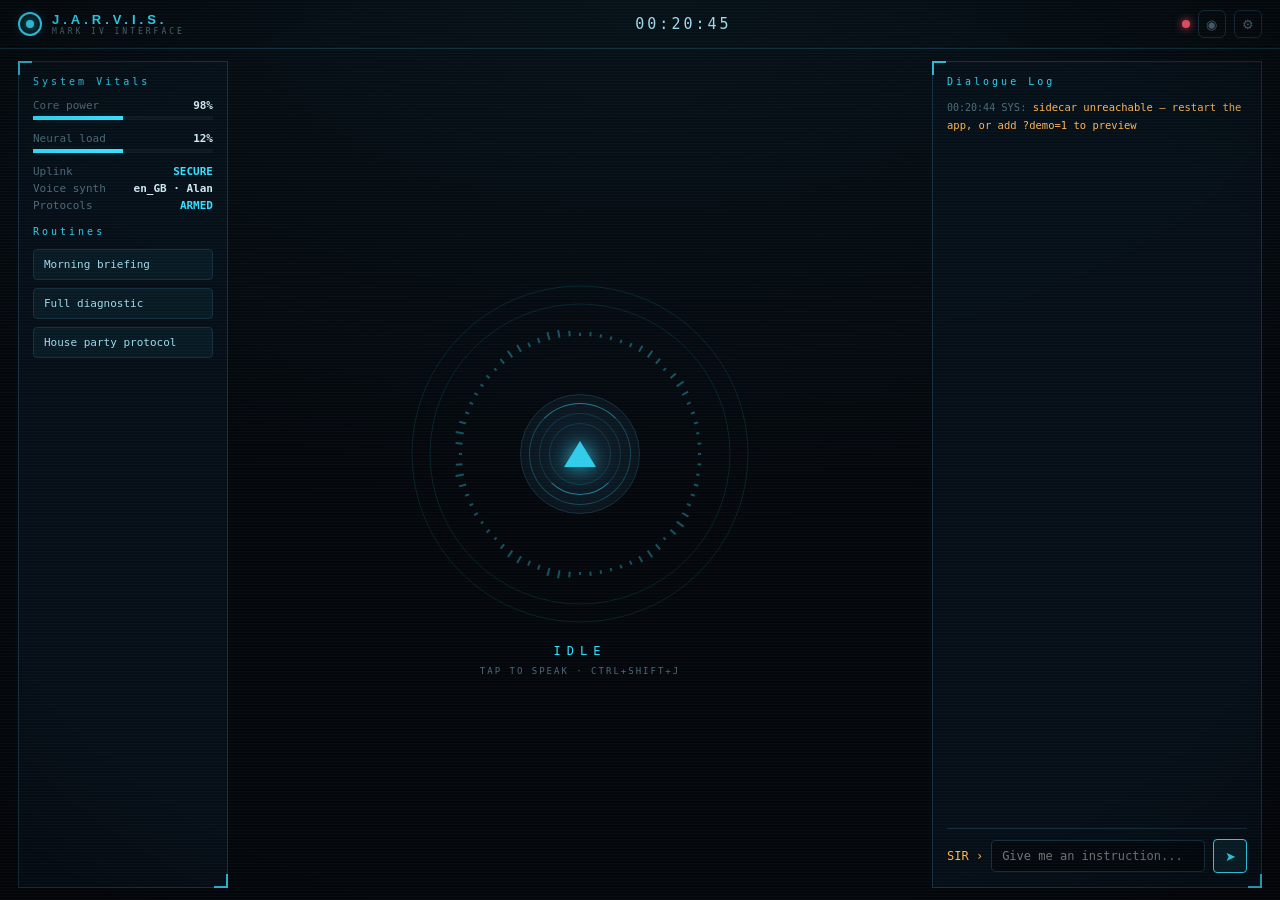
<file: shell/ui/index.html>
<!DOCTYPE html>
<html lang="en">
<head>
<meta charset="UTF-8">
<meta name="viewport" content="width=device-width, initial-scale=1.0">
<title>J.A.R.V.I.S.</title>
<link rel="stylesheet" href="styles.css">
</head>
<body>
<!-- Boot sequence -->
<div id="boot">
  <div class="boot-inner">
    <div class="boot-logo">J.A.R.V.I.S.</div>
    <div class="boot-sub">JUST A RATHER VERY INTELLIGENT SYSTEM</div>
    <div id="boot-lines"></div>
    <div class="boot-bar"><div id="boot-fill"></div></div>
  </div>
</div>

<div id="app">
  <header>
    <div class="brand">
      <span class="brand-mark"></span>
      <div>
        <div class="brand-name">J.A.R.V.I.S.</div>
        <div class="brand-sub">MARK IV INTERFACE</div>
      </div>
    </div>
    <div class="header-center">
      <span id="clock">--:--:--</span>
    </div>
    <div class="header-actions">
      <span id="sidecar-status" class="status-dot offline" title="Sidecar status"></span>
      <button id="btn-camkill" class="icon-btn" title="Camera kill-switch">◉</button>
      <button id="btn-settings" class="icon-btn" title="Settings">⚙</button>
    </div>
  </header>

  <div id="settings" class="drawer hidden">
    <div class="drawer-title">SETTINGS</div>
    <label class="setting-row">
      <span>Autonomy</span>
      <div class="segmented" id="autonomy-seg">
        <button data-level="manual">Manual</button>
        <button data-level="assisted" class="active">Assisted</button>
        <button data-level="autonomous">Autonomous</button>
      </div>
    </label>
    <div class="setting-note">Assisted: I shall ask before anything irreversible, sir.</div>
    <div class="drawer-title" style="margin-top:14px">MODELS</div>
    <div id="models-list"><div class="setting-note">Loading…</div></div>
    <button class="chip" id="btn-models-download" style="margin-top:8px">Download missing models</button>
    <div class="setting-note" id="models-note">Voice &amp; speech-recognition models. Verified by SHA-256.</div>
  </div>

  <main>
    <!-- Left: vitals -->
    <aside class="panel" id="vitals">
      <div class="panel-title">System Vitals</div>
      <div class="vital"><span>Core power</span><b id="v-power">98%</b></div>
      <div class="meter"><div id="v-power-bar"></div></div>
      <div class="vital"><span>Neural load</span><b id="v-load">12%</b></div>
      <div class="meter"><div id="v-load-bar"></div></div>
      <div class="vital"><span>Uplink</span><b class="good">SECURE</b></div>
      <div class="vital"><span>Voice synth</span><b>en_GB · Alan</b></div>
      <div class="vital"><span>Protocols</span><b class="good">ARMED</b></div>
      <div class="panel-title" style="margin-top:14px">Routines</div>
      <button class="chip" data-routine="briefing">Morning briefing</button>
      <button class="chip" data-routine="diagnostic">Full diagnostic</button>
      <button class="chip" data-routine="lockdown">House party protocol</button>
    </aside>

    <!-- Center: reactor stage -->
    <section id="stage">
      <div id="stage-wrap">
        <canvas id="wave" width="360" height="360"></canvas>
        <button id="core" class="idle" aria-label="Push to talk">
          <span class="core-ring r1"></span>
          <span class="core-ring r2"></span>
          <span class="core-ring r3"></span>
          <span class="core-triangle"></span>
        </button>
      </div>
      <div id="core-state-label">idle</div>
      <div class="core-hint">TAP TO SPEAK · CTRL+SHIFT+J</div>
    </section>

    <!-- Right: dialogue log -->
    <aside class="panel" id="comms">
      <div class="panel-title">Dialogue Log</div>
      <div id="messages"></div>
      <footer>
        <span class="prompt">SIR&nbsp;›</span>
        <input id="input" type="text" placeholder="Give me an instruction..." autocomplete="off">
        <button id="btn-send" class="send-btn" title="Send">➤</button>
      </footer>
    </aside>
  </main>

  <div id="scanlines"></div>
  <div id="vignette"></div>
</div>
<script src="app.js"></script>
</body>
</html>
</file>
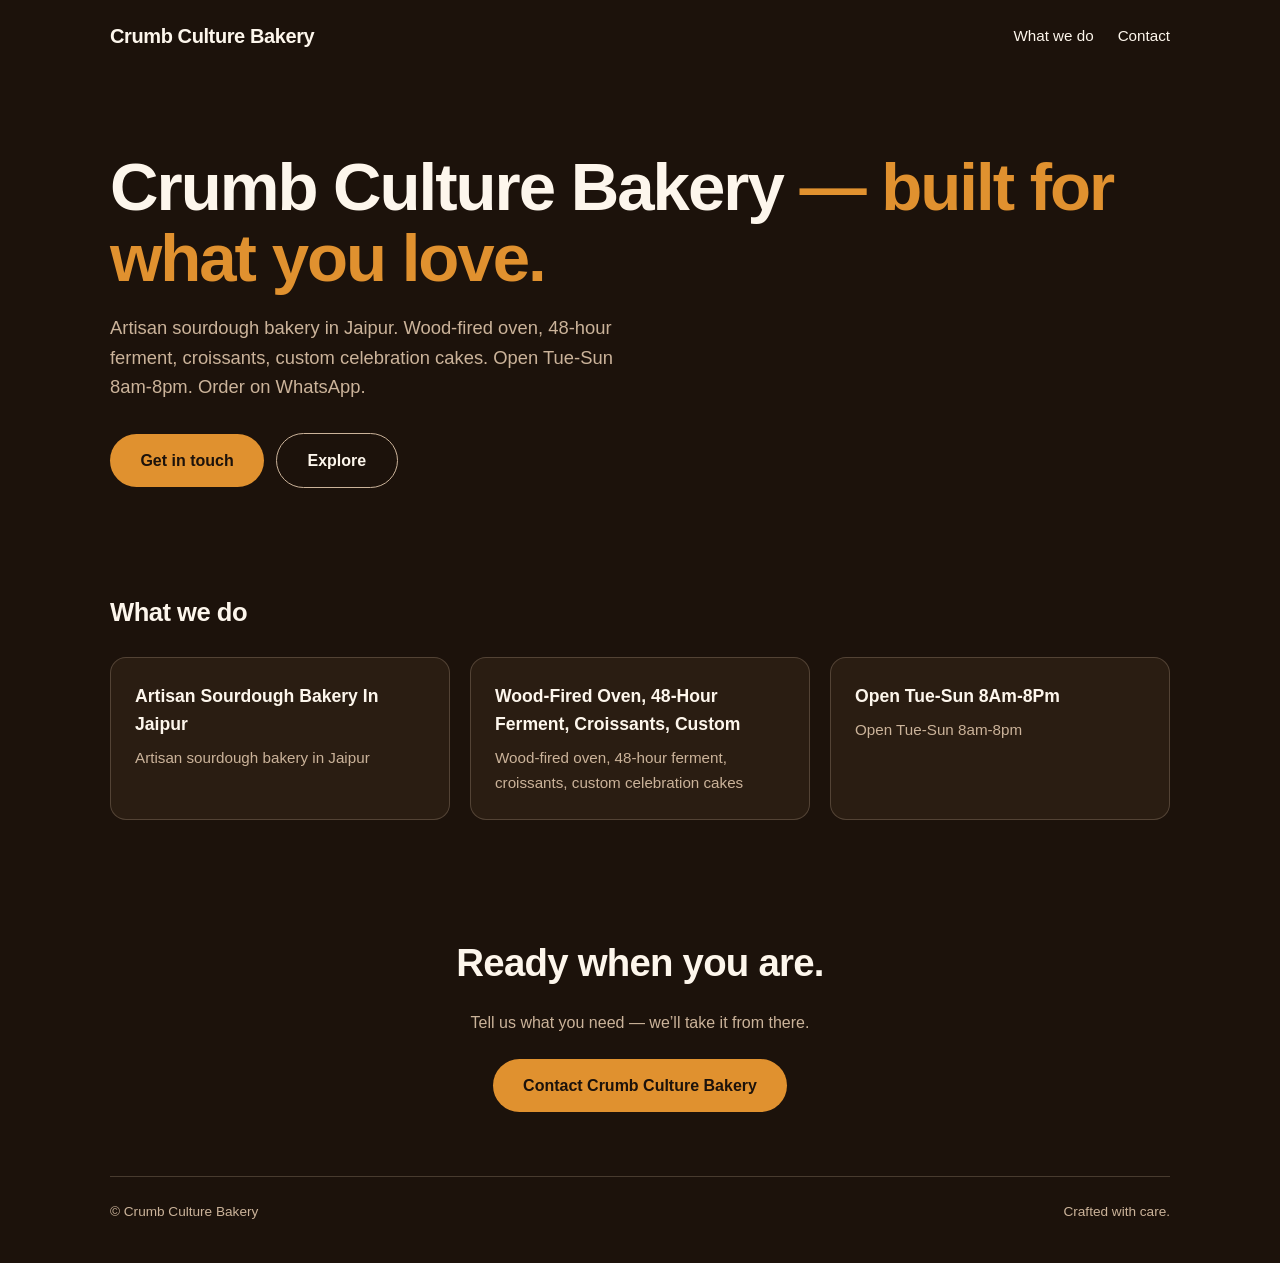
<file: output/sites/crumb-culture-bakery/index.html>
<!DOCTYPE html>
<html lang="en">
<head>
<meta charset="utf-8">
<meta name="viewport" content="width=device-width, initial-scale=1">
<title>Crumb Culture Bakery</title>
<style>
:root { --bg: #1c120b; --fg: #fdf6ec; --accent: #e0912f;
        --card: #2a1d12; --muted: #cbb39a; }
* { margin: 0; box-sizing: border-box; }
body { background: var(--bg); color: var(--fg);
        font-family: -apple-system, BlinkMacSystemFont, "Segoe UI", Roboto, Helvetica, Arial, sans-serif;
        line-height: 1.6; }
.wrap { max-width: 1100px; margin: 0 auto; padding: 0 1.25rem; }
nav { display: flex; justify-content: space-between; align-items: center; padding: 1.25rem 0; }
nav .brand { font-weight: 800; font-size: 1.25rem; letter-spacing: -0.02em; }
nav a { color: var(--fg); text-decoration: none; margin-left: 1.5rem; font-size: 0.95rem; }
.hero { padding: 5rem 0 3.5rem; }
.hero h1 { font-size: clamp(2.2rem, 6vw, 4.2rem); line-height: 1.05; letter-spacing: -0.03em; }
.hero h1 span { color: var(--accent); }
.hero p { color: var(--muted); font-size: 1.15rem; max-width: 34rem; margin: 1.25rem 0 2rem; }
.btn { display: inline-block; background: var(--accent); color: var(--bg);
       font-weight: 700; padding: 0.85rem 1.9rem; border-radius: 999px;
       text-decoration: none; transition: transform 0.15s ease; }
.btn:hover { transform: translateY(-2px); }
.btn.ghost { background: transparent; color: var(--fg); border: 1px solid var(--muted); margin-left: 0.75rem; }
.offerings { padding: 3rem 0; }
.offerings h2 { font-size: 1.6rem; letter-spacing: -0.02em; margin-bottom: 1.5rem; }
.grid { display: grid; grid-template-columns: repeat(auto-fit, minmax(250px, 1fr)); gap: 1.25rem; }
.card { background: var(--card); border: 1px solid color-mix(in srgb, var(--muted) 25%, transparent);
        border-radius: 1rem; padding: 1.5rem; }
.card h3 { font-size: 1.1rem; margin-bottom: 0.5rem; }
.card p { color: var(--muted); font-size: 0.95rem; }
.cta { text-align: center; padding: 4rem 0; }
.cta h2 { font-size: clamp(1.6rem, 4vw, 2.4rem); letter-spacing: -0.02em; margin-bottom: 1rem; }
footer { border-top: 1px solid color-mix(in srgb, var(--muted) 25%, transparent);
          padding: 1.5rem 0 2.5rem; color: var(--muted); font-size: 0.85rem;
          display: flex; justify-content: space-between; flex-wrap: wrap; gap: 0.5rem; }
@media (max-width: 640px) { nav a { display: none; } .hero { padding: 3rem 0 2rem; } }
</style>
</head>
<body>
<div class="wrap">
  <nav><div class="brand">Crumb Culture Bakery</div>
    <div><a href="#offerings">What we do</a><a href="#contact">Contact</a></div></nav>
  <header class="hero">
    <h1>Crumb Culture Bakery <span>&mdash; built for what you love.</span></h1>
    <p>Artisan sourdough bakery in Jaipur. Wood-fired oven, 48-hour ferment, croissants, custom celebration cakes. Open Tue-Sun 8am-8pm. Order on WhatsApp.</p>
    <a class="btn" href="#contact">Get in touch</a><a class="btn ghost" href="#offerings">Explore</a>
  </header>
  <section class="offerings" id="offerings">
    <h2>What we do</h2>
    <div class="grid"><article class="card"><h3>Artisan Sourdough Bakery In Jaipur</h3><p>Artisan sourdough bakery in Jaipur</p></article>
<article class="card"><h3>Wood-Fired Oven, 48-Hour Ferment, Croissants, Custom</h3><p>Wood-fired oven, 48-hour ferment, croissants, custom celebration cakes</p></article>
<article class="card"><h3>Open Tue-Sun 8Am-8Pm</h3><p>Open Tue-Sun 8am-8pm</p></article></div>
  </section>
  <section class="cta" id="contact">
    <h2>Ready when you are.</h2>
    <p style="color:var(--muted);margin-bottom:1.5rem">Tell us what you need &mdash; we&rsquo;ll take it from there.</p>
    <a class="btn" href="mailto:hello@example.com?subject=Enquiry%20for%20Crumb%20Culture%20Bakery">Contact Crumb Culture Bakery</a>
  </section>
  <footer><span>&copy; Crumb Culture Bakery</span><span>Crafted with care.</span></footer>
</div>
</body>
</html>
</file>
<file: shell/ui/styles.css>
/* J.A.R.V.I.S. Mark IV — holographic HUD. Deep blue-black, cyan hologram, amber alerts. */
:root {
  --bg: #04070c;
  --panel: rgba(8, 18, 28, 0.72);
  --line: #16303f;
  --accent: #35e0ff;
  --accent-dim: rgba(53, 224, 255, 0.12);
  --amber: #ffb454;
  --danger: #ff5470;
  --text: #cfe8f3;
  --muted: #4d6a7a;
  --mono: ui-monospace, "SF Mono", "Cascadia Code", Menlo, Consolas, monospace;
}

* { box-sizing: border-box; margin: 0; padding: 0; }
html, body { height: 100%; }
body {
  background: var(--bg); color: var(--text);
  font-family: -apple-system, "Segoe UI", Inter, Roboto, sans-serif;
  font-size: 13px; overflow: hidden; -webkit-font-smoothing: antialiased;
}

/* ---------- boot ---------- */
#boot {
  position: fixed; inset: 0; z-index: 50; background: #020407; display: flex; align-items: center; justify-content: center;
  transition: opacity 0.8s ease;
}
#boot.done { opacity: 0; pointer-events: none; }
.boot-inner { width: 420px; font-family: var(--mono); }
.boot-logo {
  font-size: 34px; font-weight: 700; letter-spacing: 10px; color: var(--accent);
  text-shadow: 0 0 24px var(--accent-dim); text-align: center;
}
.boot-sub { text-align: center; font-size: 10px; letter-spacing: 4px; color: var(--muted); margin: 6px 0 26px; }
#boot-lines { min-height: 150px; font-size: 12px; line-height: 1.9; color: #9fd8ea; }
#boot-lines .ok { color: var(--accent); }
#boot-lines .warn { color: var(--amber); }
.boot-bar { height: 3px; background: var(--line); margin-top: 18px; }
#boot-fill { height: 100%; width: 0; background: var(--accent); box-shadow: 0 0 10px var(--accent); transition: width 0.3s; }

/* ---------- app frame ---------- */
#app { display: flex; flex-direction: column; height: 100vh; position: relative;
  background:
    radial-gradient(ellipse 80% 60% at 50% 0%, rgba(53, 224, 255, 0.05), transparent),
    var(--bg);
}
#scanlines {
  position: fixed; inset: 0; pointer-events: none; z-index: 40;
  background: repeating-linear-gradient(0deg, rgba(255,255,255,0.022) 0 1px, transparent 1px 3px);
}
#vignette {
  position: fixed; inset: 0; pointer-events: none; z-index: 41;
  background: radial-gradient(ellipse 90% 90% at 50% 50%, transparent 60%, rgba(0,0,0,0.5));
}

header {
  display: flex; justify-content: space-between; align-items: center;
  padding: 10px 18px; border-bottom: 1px solid var(--line);
  -webkit-app-region: drag; z-index: 2;
}
header button { -webkit-app-region: no-drag; }
.brand { display: flex; align-items: center; gap: 10px; }
.brand-mark {
  width: 24px; height: 24px; border-radius: 50%; border: 2px solid var(--accent);
  box-shadow: 0 0 12px var(--accent-dim), inset 0 0 6px var(--accent-dim); position: relative;
}
.brand-mark::after { content: ""; position: absolute; inset: 6px; border-radius: 50%; background: var(--accent); box-shadow: 0 0 8px var(--accent); }
.brand-name { font-weight: 700; letter-spacing: 4px; font-size: 13px; color: var(--accent); }
.brand-sub { font-size: 8px; letter-spacing: 3px; color: var(--muted); font-family: var(--mono); }
.header-center { font-family: var(--mono); font-size: 15px; letter-spacing: 3px; color: #9fd8ea; }
.header-actions { display: flex; align-items: center; gap: 8px; }
.status-dot { width: 8px; height: 8px; border-radius: 50%; background: var(--muted); }
.status-dot.online { background: var(--accent); box-shadow: 0 0 8px var(--accent); }
.status-dot.offline { background: var(--danger); box-shadow: 0 0 8px var(--danger); }
.status-dot.degraded { background: var(--amber); box-shadow: 0 0 8px var(--amber); }
.icon-btn { background: none; border: 1px solid var(--line); color: var(--muted); width: 28px; height: 28px; border-radius: 6px; cursor: pointer; font-size: 13px; }
.icon-btn:hover { color: var(--accent); border-color: var(--accent); }
.icon-btn.armed { color: var(--danger); border-color: var(--danger); }

.drawer { border-bottom: 1px solid var(--line); background: var(--panel); padding: 10px 18px; z-index: 2; }
.drawer.hidden { display: none; }
.drawer-title { font-size: 10px; letter-spacing: 3px; color: var(--muted); font-family: var(--mono); margin-bottom: 8px; }
.setting-row { display: flex; justify-content: space-between; align-items: center; }
.segmented { display: flex; border: 1px solid var(--line); border-radius: 6px; overflow: hidden; }
.segmented button { background: none; border: none; color: var(--muted); font-size: 11px; padding: 6px 12px; cursor: pointer; font-family: var(--mono); }
.segmented button.active { background: var(--accent-dim); color: var(--accent); }
.setting-note { margin-top: 6px; font-size: 11px; color: var(--muted); font-style: italic; }

/* ---------- main grid ---------- */
main { flex: 1; display: flex; gap: 12px; padding: 12px 18px; min-height: 0; z-index: 2; }

.panel {
  position: relative; border: 1px solid var(--line); background: var(--panel);
  padding: 14px; backdrop-filter: blur(2px);
}
.panel::before, .panel::after { content: ""; position: absolute; width: 12px; height: 12px; border: 2px solid var(--accent); opacity: 0.8; }
.panel::before { top: -1px; left: -1px; border-right: none; border-bottom: none; }
.panel::after { bottom: -1px; right: -1px; border-left: none; border-top: none; }
.panel-title { font-family: var(--mono); font-size: 10px; letter-spacing: 3px; color: var(--accent); margin-bottom: 12px; opacity: 0.9; }

#vitals { width: 210px; flex-shrink: 0; }
.vital { display: flex; justify-content: space-between; font-family: var(--mono); font-size: 11px; margin-bottom: 4px; }
.vital span { color: var(--muted); }
.vital b { color: var(--text); font-weight: 600; }
.vital b.good { color: var(--accent); }
.vital b.warn { color: var(--amber); }
.meter { height: 4px; background: #0d1a24; margin-bottom: 12px; }
.meter div { height: 100%; background: var(--accent); box-shadow: 0 0 8px var(--accent-dim); width: 50%; transition: width 0.8s; }
.chip {
  display: block; width: 100%; text-align: left; margin-bottom: 8px; padding: 8px 10px;
  background: rgba(53,224,255,0.05); border: 1px solid var(--line); color: #9fd8ea;
  font-family: var(--mono); font-size: 11px; cursor: pointer; border-radius: 4px;
}
.chip:hover { border-color: var(--accent); color: var(--accent); }

/* ---------- stage ---------- */
#stage { flex: 1; display: flex; flex-direction: column; align-items: center; justify-content: center; min-width: 0; }
#stage-wrap { position: relative; width: 360px; height: 360px; }
#wave { position: absolute; inset: 0; }
#core {
  position: absolute; top: 50%; left: 50%; transform: translate(-50%, -50%);
  width: 120px; height: 120px; border-radius: 50%; cursor: pointer; outline: none;
  background: radial-gradient(circle, #0d1c28 35%, #060c12 100%);
  border: 1px solid var(--line);
}
.core-ring { position: absolute; border-radius: 50%; border: 1px solid transparent; }
.r1 { inset: 8px; border-color: rgba(53,224,255,0.5); border-top-color: var(--accent); animation: spin 10s linear infinite; }
.r2 { inset: 18px; border-color: rgba(53,224,255,0.28); border-bottom-color: var(--accent); animation: spin 7s linear infinite reverse; }
.r3 { inset: 28px; border-color: rgba(53,224,255,0.15); }
.core-triangle {
  position: absolute; top: 50%; left: 50%; transform: translate(-50%, -50%);
  width: 0; height: 0; border-left: 16px solid transparent; border-right: 16px solid transparent;
  border-bottom: 26px solid var(--accent); filter: drop-shadow(0 0 10px var(--accent)); opacity: 0.9;
}
#core.idle .r1, #core.idle .r2 { animation-duration: 14s; opacity: 0.5; }
#core.listening { box-shadow: 0 0 40px rgba(53,224,255,0.25); }
#core.listening .r1, #core.listening .r2 { animation-duration: 1.4s; opacity: 1; }
#core.thinking .r1, #core.thinking .r2 { animation-duration: 0.8s; }
#core.speaking { box-shadow: 0 0 30px rgba(53,224,255,0.2); }
@keyframes spin { to { transform: rotate(360deg); } }

#core-state-label { font-family: var(--mono); font-size: 12px; letter-spacing: 6px; color: var(--accent); margin-top: 10px; height: 18px; text-transform: uppercase; }
.core-hint { font-family: var(--mono); font-size: 9px; letter-spacing: 2px; color: var(--muted); margin-top: 4px; }

/* ---------- dialogue log ---------- */
#comms { width: 330px; flex-shrink: 0; display: flex; flex-direction: column; }
#messages { flex: 1; overflow-y: auto; font-family: var(--mono); font-size: 11.5px; line-height: 1.7; }
#messages::-webkit-scrollbar { width: 5px; }
#messages::-webkit-scrollbar-thumb { background: var(--line); }
.log { margin-bottom: 8px; word-wrap: break-word; }
.log .t { color: var(--muted); font-size: 10px; margin-right: 6px; }
.log.jarvis { color: #aee9fa; }
.log.jarvis .who { color: var(--accent); font-weight: 700; }
.log.sir .who { color: var(--amber); font-weight: 700; }
.log.sys { color: var(--muted); font-size: 10.5px; }
.log.sys .ok { color: var(--accent); }
.log.sys .warn { color: var(--amber); }

.confirm { border: 1px solid var(--amber); padding: 10px; margin: 8px 0; font-family: var(--mono); font-size: 11px; }
.confirm .c-title { color: var(--amber); letter-spacing: 2px; margin-bottom: 6px; }
.confirm .c-body { color: var(--text); margin-bottom: 8px; word-break: break-all; }
.confirm .c-actions { display: flex; gap: 8px; }
.confirm button { flex: 1; padding: 6px; font-family: var(--mono); font-size: 11px; cursor: pointer; border-radius: 4px; }
.c-approve { background: rgba(53,224,255,0.1); border: 1px solid var(--accent); color: var(--accent); }
.c-deny { background: none; border: 1px solid var(--line); color: var(--muted); }

#comms footer { display: flex; align-items: center; gap: 8px; padding-top: 10px; border-top: 1px solid var(--line); margin-top: 8px; }
.prompt { font-family: var(--mono); color: var(--amber); font-size: 12px; }
#input { flex: 1; background: rgba(0,0,0,0.35); border: 1px solid var(--line); color: var(--text); font-family: var(--mono); font-size: 12px; padding: 8px 10px; outline: none; border-radius: 4px; }
#input:focus { border-color: var(--accent); }
.send-btn { width: 34px; height: 34px; background: rgba(53,224,255,0.08); border: 1px solid var(--accent); color: var(--accent); border-radius: 4px; cursor: pointer; }
.send-btn:hover { background: rgba(53,224,255,0.2); }
</file>
